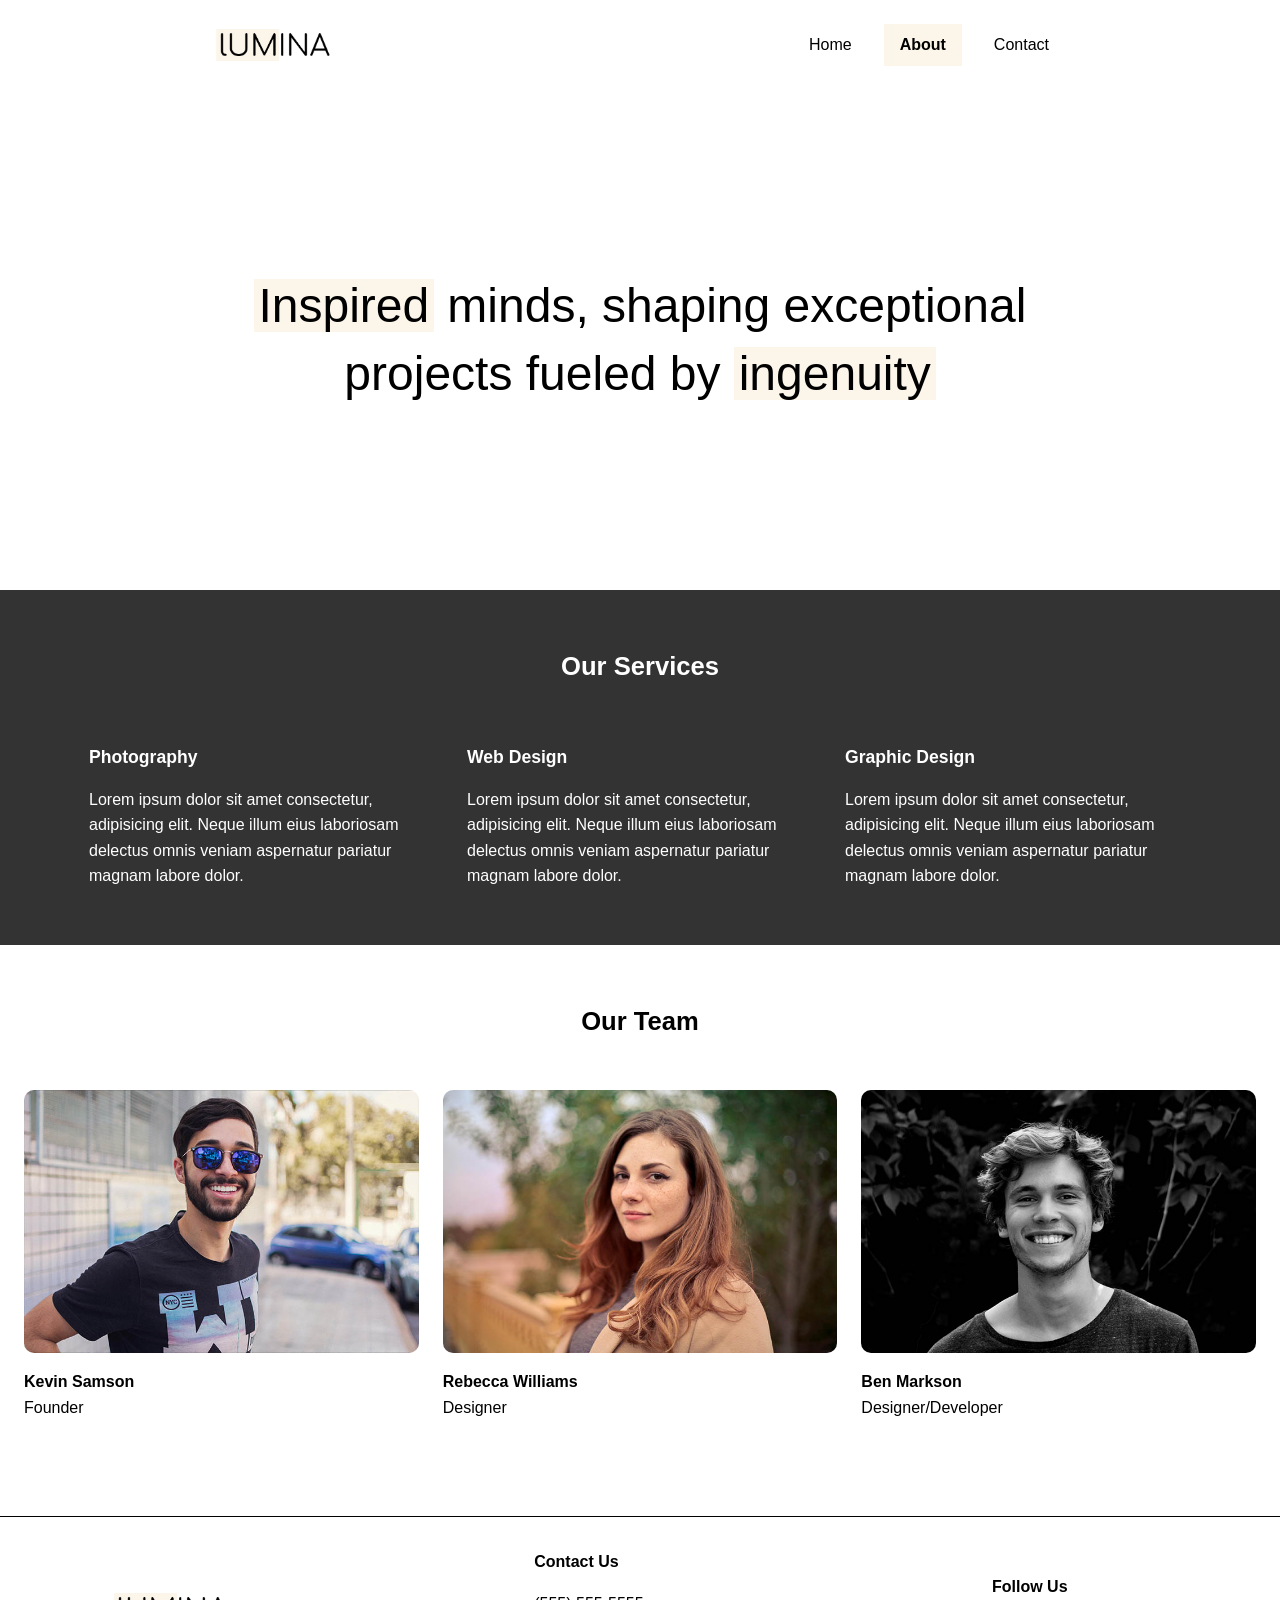
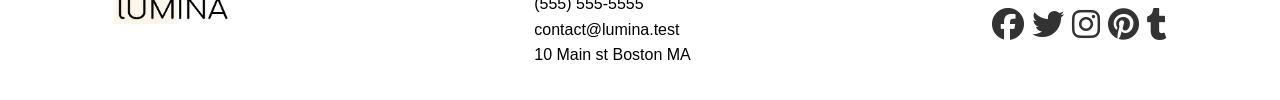
<file: about.html>
<!doctype html>
<html lang="en">
  <head>
    <meta charset="UTF-8" />
    <meta name="viewport" content="width=device-width, initial-scale=1.0" />
    <link rel="shortcut icon" href="images/favicon.ico" type="image/x-icon" />
    <link
      rel="stylesheet"
      href="https://lib.arvancloud.ir/font-awesome/6.3.0/css/all.min.css"
    />

    <link rel="stylesheet" href="css/main.css" />
    <title>About Lumina Creative</title>
  </head>
  <body>
    <header class="top-header">
      <div class="top-header__content u-fixed-width--narrow">
        <img src="images/logo.png" alt="Logo" class="logo" />
        <nav class="navbar">
          <ul class="navbar__list">
            <li class="navbar__item">
              <a href="index.html" class="navbar__link">Home</a>
            </li>
            <li class="navbar__item">
              <a href="#" class="navbar__link navbar__link--active">About</a>
            </li>
            <li class="navbar__item">
              <a href="contact.html" class="navbar__link">Contact</a>
            </li>
          </ul>
        </nav>
      </div>
    </header>
    <section class="slogan">
      <div class="slogan__content u-fixed-width--narrow">
        <p class="slogan__text">
          <span class="u-highlight">Inspired</span> minds, shaping exceptional
          projects fueled by
          <span class="u-highlight">ingenuity</span>
        </p>
      </div>
    </section>

    <section class="services">
      <div class="services__content u-fixed-width--normal">
        <h2 class="services__main-title">Our Services</h2>
        <div class="services__flex">
          <div class="services__item">
            <h3 class="services__item-title">Photography</h3>
            <p class="services__description">
              Lorem ipsum dolor sit amet consectetur, adipisicing elit. Neque
              illum eius laboriosam delectus omnis veniam aspernatur pariatur
              magnam labore dolor.
            </p>
          </div>
          <div class="services__item">
            <h3 class="services__item-title">Web Design</h3>
            <p class="services__description">
              Lorem ipsum dolor sit amet consectetur, adipisicing elit. Neque
              illum eius laboriosam delectus omnis veniam aspernatur pariatur
              magnam labore dolor.
            </p>
          </div>
          <div class="services__item">
            <h3 class="services__item-title">Graphic Design</h3>
            <p class="services__description">
              Lorem ipsum dolor sit amet consectetur, adipisicing elit. Neque
              illum eius laboriosam delectus omnis veniam aspernatur pariatur
              magnam labore dolor.
            </p>
          </div>
        </div>
      </div>
    </section>

    <section class="team">
      <div class="team__content u-fixed-width--wide">
        <h2 class="team__main-title">Our Team</h2>
        <div class="team__flex">
          <div class="team__member">
            <h3 class="team__name">Kevin Samson</h3>
            <p class="team__job-title">Founder</p>
            <img
              src="images/team1.jpg"
              alt="Team member"
              class="team__headshot"
            />
          </div>
          <div class="team__member">
            <h3 class="team__name">Rebecca Williams</h3>
            <p class="team__job-title">Designer</p>
            <img
              src="images/team2.jpg"
              alt="Team member"
              class="team__headshot"
            />
          </div>
          <div class="team__member">
            <h3 class="team__name">Ben Markson</h3>
            <p class="team__job-title">Designer/Developer</p>
            <img
              src="images/team3.jpg"
              alt="Team member"
              class="team__headshot"
            />
          </div>
        </div>
      </div>
    </section>

    <footer class="main-footer">
      <div class="main-footer__content u-fixed-width--normal">
        <img src="images/logo.png" alt="Logo" class="logo" />
        <section class="contact">
          <h2 class="contact__title">Contact Us</h2>
          <address class="contact__body">
            <a href="tel:5555555" class="contact__phone">(555) 555-5555</a>
            <a href="mailto:contact@lumina.test" class="contact__email"
              >contact@lumina.test</a
            >
            <p class="contact__address">10 Main st Boston MA</p>
          </address>
        </section>
        <section class="social">
          <h2 class="social__title">Follow Us</h2>

          <ul class="social__list">
            <li class="social__item">
              <a href="#" class="social__link">
                <i class="fab fa-facebook fa-2x"></i>
              </a>
            </li>
            <li class="social__item">
              <a href="#" class="social__link">
                <i class="fab fa-twitter fa-2x"></i>
              </a>
            </li>
            <li class="social__item">
              <a href="#" class="social__link">
                <i class="fab fa-instagram fa-2x"></i>
              </a>
            </li>
            <li class="social__item">
              <a href="#" class="social__link">
                <i class="fab fa-pinterest fa-2x"></i>
              </a>
            </li>
            <li class="social__item">
              <a href="#" class="social__link">
                <i class="fab fa-tumblr fa-2x"></i>
              </a>
            </li>
          </ul>
        </section>
      </div>
    </footer>
  </body>
</html>
</file>
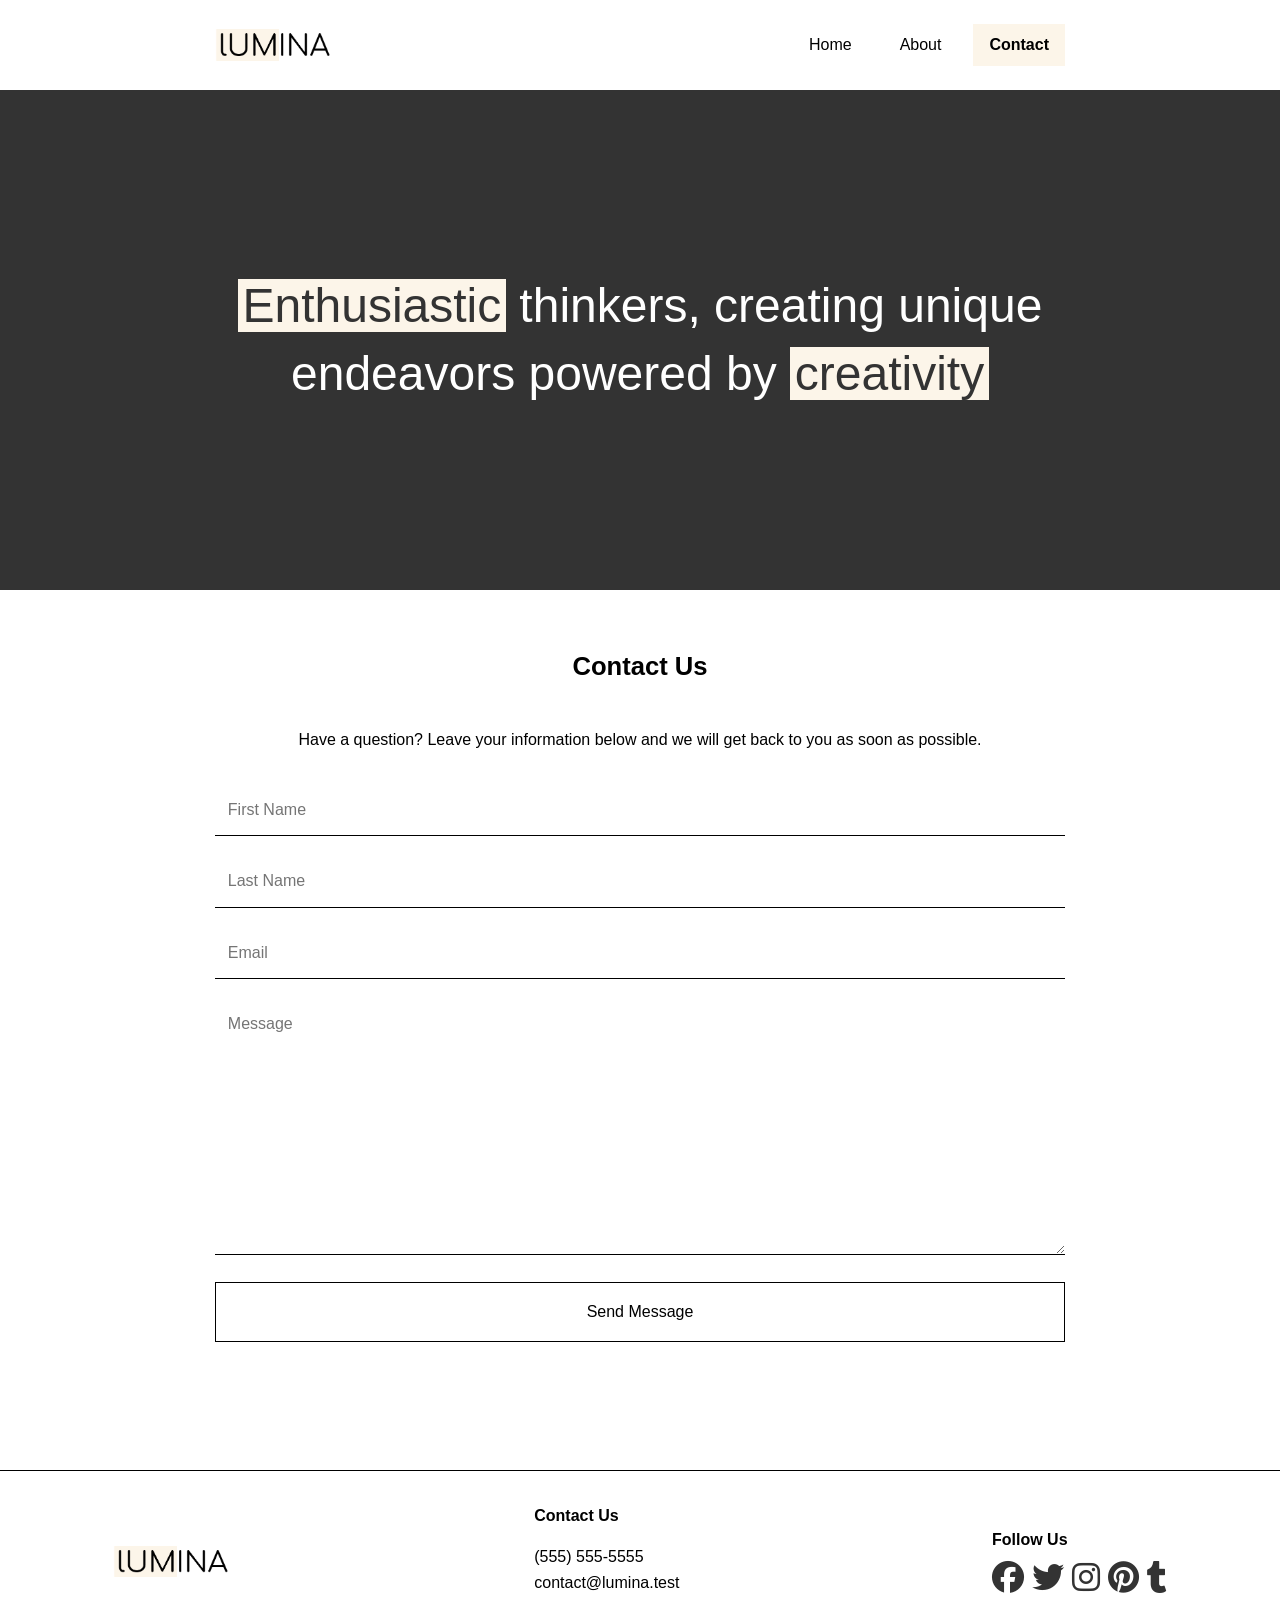
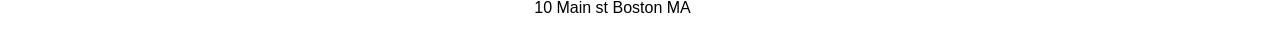
<file: contact.html>
<!doctype html>
<html lang="en">
  <head>
    <meta charset="UTF-8" />
    <meta name="viewport" content="width=device-width, initial-scale=1.0" />
    <link rel="shortcut icon" href="images/favicon.ico" type="image/x-icon" />
    <link
      rel="stylesheet"
      href="https://lib.arvancloud.ir/font-awesome/6.3.0/css/all.min.css"
    />

    <link rel="stylesheet" href="css/main.css" />
    <title>Contact Lumina Creative</title>
  </head>
  <body>
    <header class="top-header">
      <div class="top-header__content u-fixed-width--narrow">
        <img src="images/logo.png" alt="Logo" class="logo" />
        <nav class="navbar">
          <ul class="navbar__list">
            <li class="navbar__item">
              <a href="index.html" class="navbar__link">Home</a>
            </li>
            <li class="navbar__item">
              <a href="about.html" class="navbar__link">About</a>
            </li>
            <li class="navbar__item">
              <a href="#" class="navbar__link navbar__link--active">Contact</a>
            </li>
          </ul>
        </nav>
      </div>
    </header>

    <section class="slogan slogan--dark">
      <div class="slogan__content u-fixed-width--narrow">
        <p class="slogan__text">
          <span class="u-highlight">Enthusiastic</span> thinkers, creating
          unique endeavors powered by
          <span class="u-highlight">creativity</span>
        </p>
      </div>
    </section>

    <section class="questions">
      <div class="questions__content u-fixed-width--narrow">
        <h2 class="questions__main-title">Contact Us</h2>
        <p class="questions__description">
          Have a question? Leave your information below and we will get back to
          you as soon as possible.
        </p>

        <form name="contact" class="form" netlify>
          <div class="form__group">
            <label for="first-name" class="form__label u-sr-only"
              >First Name</label
            >
            <input
              type="text"
              id="first-name"
              name="first-name"
              class="form__input"
              placeholder="First Name"
              required
            />
          </div>
          <div class="form__group">
            <label for="last-name" class="form__label u-sr-only"
              >Last Name</label
            >
            <input
              type="text"
              id="last-name"
              name="last-name"
              class="form__input"
              placeholder="Last Name"
              required
            />
          </div>
          <div class="form__group">
            <label for="email" class="form__label u-sr-only">Email</label>
            <input
              type="email"
              id="email"
              name="email"
              class="form__input"
              placeholder="Email"
              required
            />
          </div>
          <div class="form__group">
            <label for="message" class="form__label u-sr-only">Message</label>
            <textarea
              id="message"
              name="message"
              class="form__message"
              placeholder="Message"
              rows="9"
              required
            ></textarea>
          </div>
          <button type="submit" class="form__submit-btn">Send Message</button>
        </form>
      </div>
    </section>

    <footer class="main-footer">
      <div class="main-footer__content u-fixed-width--normal">
        <img src="images/logo.png" alt="Logo" class="logo" />
        <section class="contact">
          <h2 class="contact__title">Contact Us</h2>
          <address class="contact__body">
            <a href="tel:5555555" class="contact__phone">(555) 555-5555</a>
            <a href="mailto:contact@lumina.test" class="contact__email"
              >contact@lumina.test</a
            >
            <p class="contact__address">10 Main st Boston MA</p>
          </address>
        </section>
        <section class="social">
          <h2 class="social__title">Follow Us</h2>

          <ul class="social__list">
            <li class="social__item">
              <a href="#" class="social__link">
                <i class="fab fa-facebook fa-2x"></i>
              </a>
            </li>
            <li class="social__item">
              <a href="#" class="social__link">
                <i class="fab fa-twitter fa-2x"></i>
              </a>
            </li>
            <li class="social__item">
              <a href="#" class="social__link">
                <i class="fab fa-instagram fa-2x"></i>
              </a>
            </li>
            <li class="social__item">
              <a href="#" class="social__link">
                <i class="fab fa-pinterest fa-2x"></i>
              </a>
            </li>
            <li class="social__item">
              <a href="#" class="social__link">
                <i class="fab fa-tumblr fa-2x"></i>
              </a>
            </li>
          </ul>
        </section>
      </div>
    </footer>
  </body>
</html>
</file>
<file: css/main.css>
@import url("base.css");
@import url("utilities.css");
@import url("components/top-header.css");
@import url("components/logo.css");
@import url("components/navbar.css");
@import url("components/slogan.css");
@import url("components/gallery.css");
@import url("components/main-footer.css");
@import url("components/contact.css");
@import url("components/social.css");
@import url("components/services.css");
@import url("components/team.css");
@import url("components/questions.css");
@import url("components/form.css");
</file>
